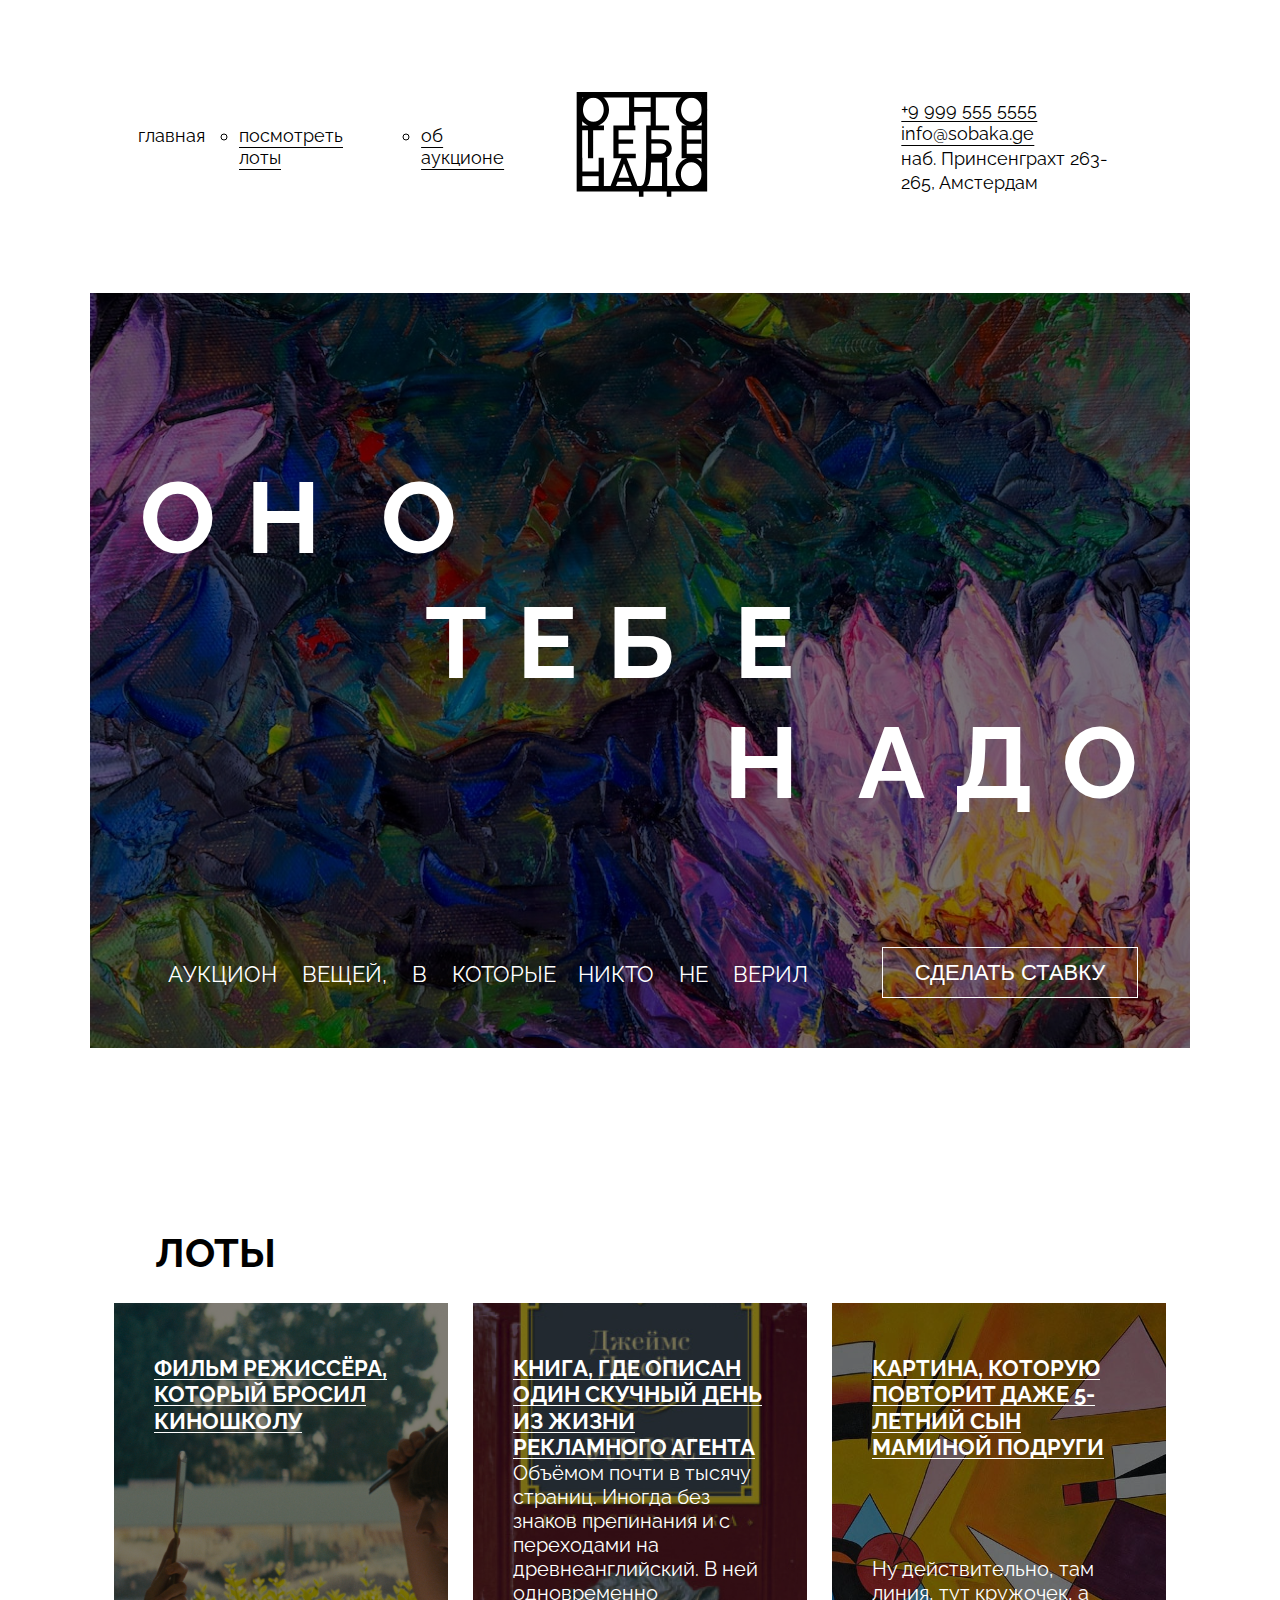
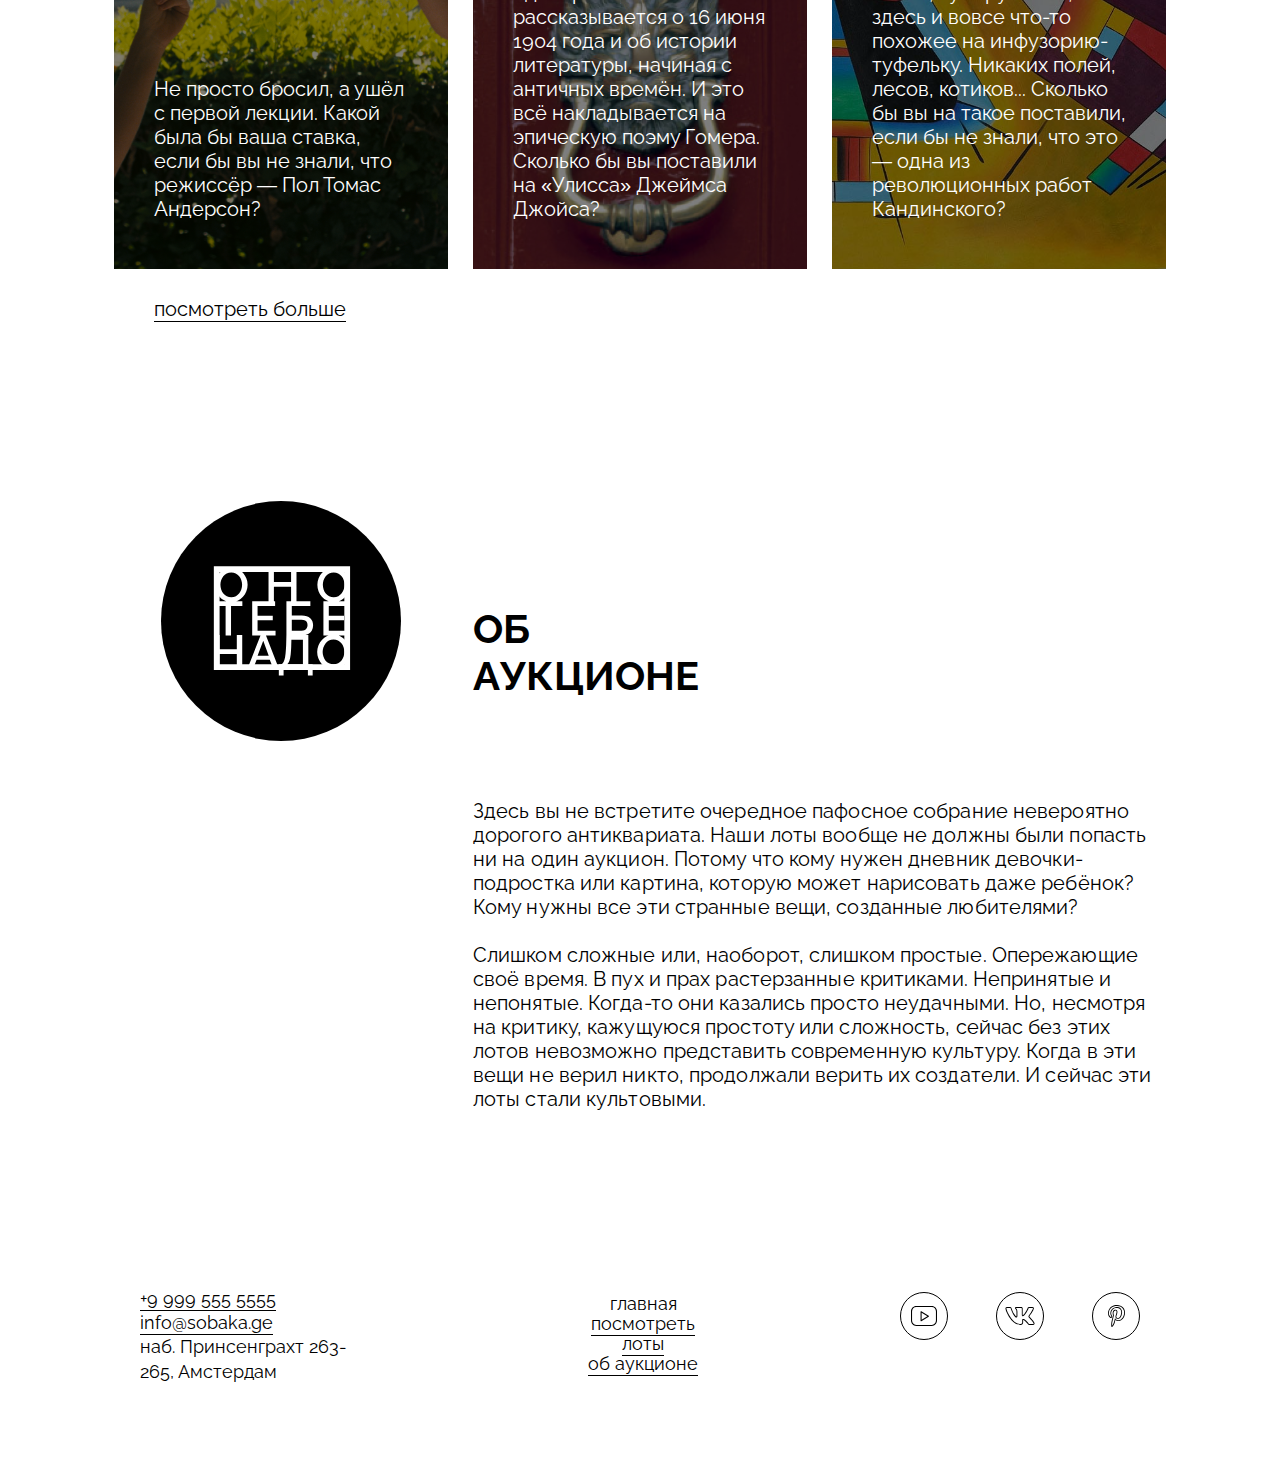
<file: index.html>
<!DOCTYPE html>
<html lang="ru">
  <head>
    <meta charset="UTF-8" />
    <meta http-equiv="X-UA-Compatible" content="IE=edge" />
    <meta name="viewport" content="width=device-width, initial-scale=1.0" />
    <link rel="stylesheet" href="./styles/global.css">
    <link rel="stylesheet" href="./fonts/fonts.css" />
    <link rel="stylesheet" href="./styles/style.css" />
    <title>Оно тебе надо — аукцион вещей, в которые никто не верил</title>
  </head>
  <body>
    <header class="header" id="home_page">
      <nav class="header__menu">
        <ul class="header__links-list">
            <li class="header__links-list-item header__link_active header__links-list-item_no-bullit">
              <a class="header__link" href="#home_page">главная</a>
            </li>
          <li class="header__links-list-item">
            <a class="header__link" href="#see_lots">посмотреть лоты</a>
          </li>
          <li class="header__links-list-item">
            <a class="header__link" href="#auction">об аукционе</a>
          </li>
        </ul>
      </nav>
      <a class="header__logo">
        <img class="header__logo-image" src="./images/logo-black.svg" alt="Логотип проекта">
      </a>
      <address class="address">
        <a href="tel:+99995555555">+9 999 555 5555</a>
        <a href="info@sobaka.ge">info@sobaka.ge</a>
        <p>наб. Принсенграхт 263- <br />265, Амстердам</p> 
      </address>
    </header>
    <main>
      <section class="cover">
        <h1 class="cover__title">
          <span class="accent-span aligned-text">он<span class="no-letter-spacing">о</span></span>
          <span class="accent-span aligned-text_center">те<span class="letter-spacing-extended2">бе</span></span>
          <span class="accent-span aligned-text_right">н<span class="letter-spacing-extended">ад</span><span class="no-letter-spacing1">о</span></span>
        </h1>
        <div class="overlay"></div>
        <div class="cover__description">
          <p class="cover__description-text">Аукцион вещей, в которые<span class="description-text">никто не верил</span></p>
          <button class="bet-button">Сделать ставку</button>
        </div>
      </section>
      <section class="lots">
        <h2 class="lots__heading" id="see_lots">лоты</h2>
        <ul class="lots__card-list">
          <li class="lots__card-list-item">
            <a class="card-link" href="0">
             <article class="card card_type_film">
                 <div class="overlay"></div>
                 <h3 class="card__title">Фильм режиссёра, который бросил киношколу</h3>
                 <p class="card__text">Не просто бросил, а ушёл с первой лекции. Какой была бы ваша ставка, если бы вы не знали, что режиссёр — Пол Томас Андерсон?</p>
             </article>
            </a>
          </li>
          <li class="lots__card-list-item">
            <a class="card-link" href="0">
              <article class="card card_type_book">
               <div class="overlay"></div>
               <h3 class="card__title">Книга, где описан один скучный день<br />из жизни<br />рекламного агента</h3>
               <p class="card__text">Объёмом почти в тысячу страниц. Иногда без знаков препинания и с переходами на древнеанглийский. В ней одновременно рассказывается о 16 июня 1904 года и об истории литературы, начиная с античных времён. И это всё накладывается на эпическую поэму Гомера. Сколько бы вы поставили на «Улисса» Джеймса Джойса?</p>
              </article>
            </a>
          </li>
          <li class="lots__card-list-item">
            <a class="card-link" href="0">
              <article class="card card_type_picture">
               <div class="overlay"></div>
               <h3 class="card__title">Картина, которую<br />повторит даже 5-<br />летний сын<br />маминой подруги</h3>
               <p class="card__text">Ну действительно, там линия, тут кружочек, а здесь и вовсе что-то похожее на инфузорию-туфельку. Никаких полей, лесов, котиков... Сколько бы вы на такое поставили, если бы не знали, что это — одна из революционных работ Кандинского?</p>
              </article>
            </a>
          </li>
        </ul>
        <a class="lots__look-more-link" href="0">посмотреть больше</a>
      </section>
      <section class="about__column">
          <div class="about__logo">
            <img class="about__logo-image" src="./images/logo-white.svg" alt="Логотип проекта">
          </div>
          <div class="about">
           <h2 class="about__title" id="auction">Об аукционе</h2>
           <div class="about__text">
            <p>Здесь вы не встретите очередное пафосное собрание невероятно дорогого антиквариата. Наши лоты вообще не должны были попасть ни на один аукцион. Потому что кому нужен дневник девочки-подростка или картина, которую может нарисовать даже ребёнок? Кому нужны все эти странные вещи, созданные любителями?</p>
            <p>Слишком сложные или, наоборот, слишком простые. Опережающие своё время. В пух и прах растерзанные критиками. Непринятые и непонятые. Когда-то они казались просто неудачными. Но, несмотря<br />на критику, кажущуюся простоту или сложность, сейчас без этих лотов невозможно представить современную культуру. Когда в эти вещи не верил никто, продолжали верить их создатели. И сейчас эти лоты стали культовыми.</p>
           </div>
         </div>
      </section>
    </main>
    <footer class="footer">
      <address class="address">
         <a href="tel:+99995555555">+9 999 555 5555</a>
         <a href="info@sobaka.ge">info@sobaka.ge</a>
         <p>наб. Принсенграхт 263- <br />265, Амстердам</p> 
      </address>
      <nav class="footer__menu">
        <ul class="footer__menu-list">
           <li class="footer__menu-list-item footer__menu-link_active">
              <a class="footer__menu-link" href="#home_page">главная</a>
          </li>
          <li class="footer__menu-list-item">
            <a class="footer__menu-link" href="#see_lots">посмотреть лоты</a>
          </li>
          <li class="footer__menu-list-item">
            <a class="footer__menu-link" href="#auction">об аукционе</a>
          </li>
        </ul>
      </nav>
      <nav class="footer__social-list">
        <ul class="footer__social-list-item">
          <li class="footer__social-link">
            <a  href="0"><img class="footer__social-icon" src="./images/yt.svg" alt="Значок Youtube"></a>
          </li>
          <li class="footer__social-link">
            <a href="0"><img class="footer__social-icon" src="./images/vk.svg" alt="Значок ВК"></a>
          </li>
          <li class="footer__social-link">
            <a href="0"><img class="footer__social-icon" src="./images/pinterest.svg" alt="Значок Pinterest"></a>
          </li>
        </ul>
      </nav>
    </footer>
  </body>
</html>
</file>
<file: styles/global.css>
*,
*::before,
*::after {
  box-sizing: border-box;
}

body {
  width: 1100px;
  margin: 0 auto;
  font-family: Raleway, sans-serif;
}

h1,
h2,
h3,
h4,
h5,
h6,
p,
ul,
ol,
li,
blockquote {
  margin: 0;
  padding: 0;
}

a {
  color: inherit;
}

img {
  width: 100%;
}
</file>
<file: fonts/fonts.css>
@font-face {
  font-family: Raleway;
  src:
    url(./Raleway-Regular.woff2) format('woff2'),
    url(./Raleway-Regular.woff) format('woff');
  font-weight: normal;
  font-display: swap;
}

@font-face {
  font-family: Raleway;
  src:
    url(./Raleway-Bold.woff2) format('woff2'),
    url(./Raleway-Bold.woff) format('woff');
  font-weight: bold;
  font-display: swap;
}
</file>
<file: styles/style.css>
body {
    width: 1100px;
    margin: 0 auto;
    font-family: Raleway, sans-serif;
    color: #000000;
}

a {
    text-decoration: underline;
    color: #000000;
    text-underline-offset: 5px;
}

.header {
    margin: 92px 24px;
    display: flex;
    justify-content: left;
    align-items: center;
    font-size: 18px;
    font-weight: 400;
}

.header__menu {
    display: block; 
    padding-left: 24px;
}

.header__links-list {
    display: flex;
    flex-direction: row;
    width: 391px;
    justify-content: space-around;
    list-style: circle;
    gap: 34px;
}

.header__link_active .header__link { 
    text-decoration: none;
}

.header__link_active .header__links-list-item_no-bullit {
    list-style: none;
}

.header__links-list-item_no-bullit {
    list-style: none;
}

.header__link {
    font-size: 18px;
    color: #000000;
    line-height: 1.2;
}

.header__logo {
    display: block; 
    padding-left: 44px;
    margin-right: 192px;
}

.header__logo-image {
    width: 100%;
    height: 105px;
}

.address {
    display: flex;
    flex-direction: column;
    justify-content: left;
    font-style: normal;
    font-size: 18px;
    line-height: 1.35;
    place-content: center;
    text-align: left;
    color: #000000;
}

.cover {
    display: flex;
    flex-direction: column;
    width: 100%;
    padding: 175px 52px 50px 50px;
    background: url(../images/cover.jpg) no-repeat center / cover;
    z-index: -1;
    position: relative;
}

.overlay {
    width: 100%;
    height: 100%;
    background-color: #000000;
    opacity: 0.5;
    position: absolute;
    inset: 0;
    z-index: 0;  
}

.cover__title {
    display: block;
    width: 100%;
    color: #fff;
    font-weight: 700;
    text-transform: uppercase;
    font-size: 100px;
    line-height: 1;
    z-index: 1;
}   
    
.accent-span {
    display: block;
}

.aligned-text {
    text-align: left;
    letter-spacing: 30px;
}    

.no-letter-spacing {
    letter-spacing: 0;
    padding-left: 30px;
}

.aligned-text_center {
    letter-spacing: 30px;
    text-align: center;
    padding-top: 25px;
}

.letter-spacing-extended2 {
    letter-spacing: 60px;
}

.aligned-text_right {
    text-align: right;
    padding-top: 20px;
    letter-spacing: 59px;
}

.letter-spacing-extended {
    padding-right: 0px;
    letter-spacing: 29px;
}

.no-letter-spacing1 {
    letter-spacing: 0px;
}

.cover__description {
    display: flex;
    width: 100%;
    flex-direction: row;
    justify-content: space-between;
    margin-top: 134px;
    padding-left: 0;
    z-index: 1;
}

.cover__description-text {  
    font-weight: 400;
    font-size: 22px;
    text-transform: uppercase;
    color: #fff;
    width: 637px;
    padding-left: 28px;
    padding-top: 14px;
    word-spacing: 19px;
    white-space: nowrap;
}

.description-text {
    padding-left: 22px;
    word-spacing: 19px;
}

.bet-button {
    width: 256px;
    height: 51px;
    display: inline-block;
    background-color: #fff1;
    border-style: solid;
    border-color: #fff;
    border-width: 1px;
    font-size: 22px;
    font-weight: 500;
    color: #fff;
    text-transform: uppercase;
    text-align: center;
}

.lots {
    width: 1052px;
    margin: 181px 24px 0px 24px;
}

.lots__heading {
    width: 121px;
    font-size: 40px;
    font-weight: 700;
    text-transform: uppercase;
    padding-left: 41px;
    color: #000000;
    text-decoration: none;
}

.lots__card-list {
    display: flex;
    flex-direction: row;
    flex-wrap: wrap;
    width: 1052px;
    gap: 25px;
    margin-top: 27px;
}

.lots__card-list-item {
    display: flex;
    flex-direction: column;
    width: 334px;
    min-height: 563px;
    list-style: none;
    position: relative;
    line-height: 1.35;
}

.card_type_film {
    background: url(../images/card-lot-01.jpg) no-repeat center / cover;
}

.card_type_book {
    background: url(../images/card-lot-02.jpg) no-repeat center / cover;
}

.card_type_picture {
    background: url(../images/card-lot-03.jpg) no-repeat center / cover;
}

.card-link {
    text-decoration: none;
    height: 100%;
}

.card {
    display: flex;
    flex-direction: column;
    justify-content: space-between;
    z-index: 1;
    height: 100%;
    width: 100%;
    padding: 52px 40px 48px 40px;
    position: relative;
}

.card__title {
    font-size: 22px;
    font-weight: 700;
    text-transform: uppercase;
    text-decoration: underline;
    color: #fff;
    text-underline-offset: 3px;
    text-decoration-thickness: 1px;
    line-height: 120%;
    position: relative;
}

.card__text {
    display: flex;
    height: 100%;
    width: 100%;
    align-items: end;
    color: #fff;
    font-size: 20px;
    font-weight: 400;
    line-height: 120%;
    position: relative;
}

.lots__look-more-link {
    display: block;
    width: 192px;
    font-size: 20px;
    font-weight: 400;
    text-transform: lowercase;
    text-decoration: underline;
    margin-top: 28px;
    margin-left: 40px;
    text-decoration-thickness: 0.1px;
}

.about__column {
    display: grid;
    grid-template-columns: 334px 2fr;
    width: 1052px;
    margin: 180px 24px 0px 24px;
}

.about__logo {
    display: grid;
    place-content: center;
    height: 240px;
    width: 240px;
    border-radius: 50%;
    background-color: #000000;
    justify-self: center;
    z-index: -1;
}

.about__logo-image {
    height: 142px;
    width: 142px;
}

.about {
    padding-top: 104px;
    padding-left: 25px;
    flex-grow: 2;
}

.about__title {
    width: 291px;
    font-size: 40px;
    font-weight: 700;
    color: #000;
    text-decoration: none;
    text-transform: uppercase;
}

.about__text {
    display: flex;
    flex-direction: column;
    flex-wrap: nowrap;
    gap: 24px;
    width: 100%;
    margin-top: 100px;
    font-size: 20px;
    color: #000;
    letter-spacing: 0.1px;
}

.footer {
    display: flex;
    flex-direction: row;
    justify-content: space-between;
    width: 1000px;
    margin: 176px 50px 88px 50px;
}

.footer__menu {
    display: block;
    width: 149px;
    padding-top: 7px;
    margin-left: 39px;
}

.footer__menu-list {
    display: block;
    list-style: none;
    text-align: center;
}

.footer__menu-link {
    font-size: 18px;
    color: #000000;
    line-height: 1.1;
}

.footer__menu-link_active .footer__menu-link { 
    text-decoration: none;
}

.footer__social-list {
    width: 240px;
}

.footer__social-list-item {
    list-style: none;
    display: flex;
    flex-direction: row;
    justify-content: space-between;
    padding-top: 5px;
}

.footer__social-icon {
    width: 48px;
}
</file>
